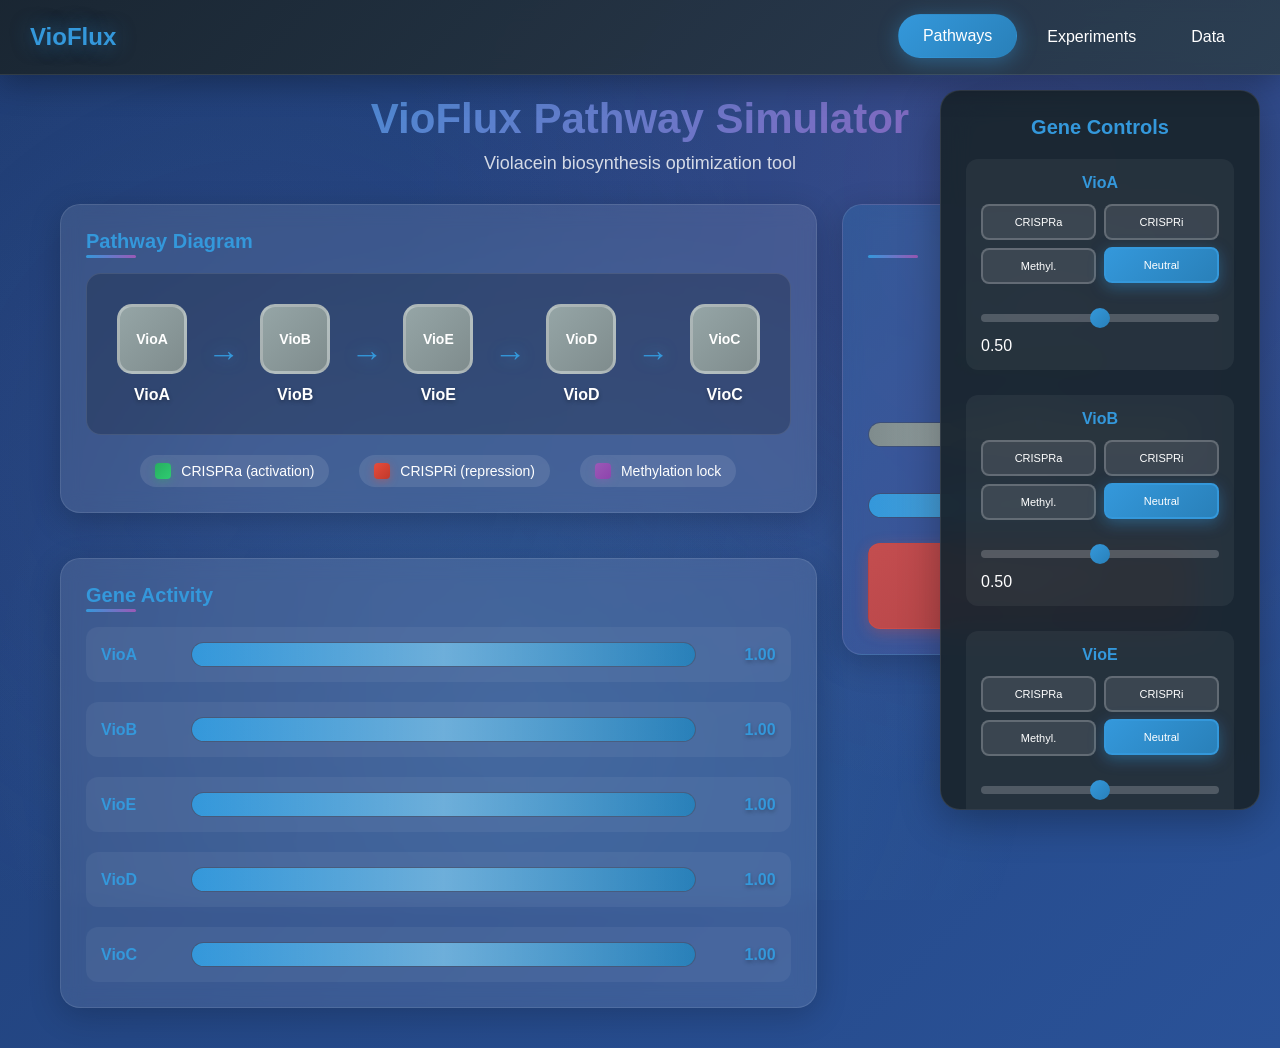
<file: docs/index.html>
<!DOCTYPE html>
<html lang="en">
<head>
    <meta charset="UTF-8">
    <meta name="viewport" content="width=device-width, initial-scale=1.0">
    <meta name="description" content="Interactive simulator for how CRISPRa, CRISPRi and methylation tuning of the violacein pathway (VioA–VioE) shifts flux and yield. 1st place, TurbioHacks Global Bio × AI Hackathon.">
    <title>VioFlux - Violacein Pathway Simulator</title>
    <style>

* {
    margin: 0;
    padding: 0;
    box-sizing: border-box;
}

body {
    font-family: 'Segoe UI', Tahoma, Geneva, Verdana, sans-serif;
    background: linear-gradient(135deg, #1e3c72 0%, #2a5298 100%);
    color: white;
    min-height: 100vh;
    position: relative;
    overflow-x: hidden;
}


body::before {
    content: '';
    position: fixed;
    top: 0;
    left: 0;
    width: 100%;
    height: 100%;
    background: radial-gradient(circle at 20% 50%, rgba(120, 119, 198, 0.1) 0%, transparent 50%),
                radial-gradient(circle at 80% 20%, rgba(255, 119, 198, 0.1) 0%, transparent 50%),
                radial-gradient(circle at 40% 80%, rgba(120, 219, 255, 0.1) 0%, transparent 50%);
    z-index: -1;
    animation: backgroundShift 20s ease-in-out infinite alternate;
}

@keyframes backgroundShift {
    0% { transform: translateX(-10px) translateY(-5px); }
    100% { transform: translateX(10px) translateY(5px); }
}


.navbar {
    background: linear-gradient(135deg, rgba(26, 37, 47, 0.95) 0%, rgba(44, 62, 80, 0.95) 100%);
    backdrop-filter: blur(10px);
    padding: 15px 30px;
    display: flex;
    align-items: center;
    box-shadow: 0 8px 32px rgba(0, 0, 0, 0.3);
    border-bottom: 1px solid rgba(255, 255, 255, 0.1);
    position: sticky;
    top: 0;
    z-index: 100;
}

.logo {
    display: flex;
    align-items: center;
    gap: 10px;
    font-size: 24px;
    font-weight: 700;
    color: #3498db;
    text-shadow: 0 0 20px rgba(52, 152, 219, 0.5);
}

.nav-links {
    margin-left: auto;
    display: flex;
    gap: 5px;
}

.nav-link {
    padding: 12px 24px;
    cursor: pointer;
    border-radius: 25px;
    transition: all 0.3s cubic-bezier(0.4, 0, 0.2, 1);
    position: relative;
    overflow: hidden;
    font-weight: 500;
    border: 1px solid transparent;
}

.nav-link::before {
    content: '';
    position: absolute;
    top: 0;
    left: -100%;
    width: 100%;
    height: 100%;
    background: linear-gradient(90deg, transparent, rgba(255, 255, 255, 0.1), transparent);
    transition: left 0.5s;
}

.nav-link:hover::before {
    left: 100%;
}

.nav-link:hover {
    background: rgba(255, 255, 255, 0.1);
    transform: translateY(-2px);
    box-shadow: 0 4px 15px rgba(0, 0, 0, 0.2);
    border-color: rgba(255, 255, 255, 0.2);
}

.nav-link.active {
    background: linear-gradient(135deg, #3498db, #2980b9);
    color: white;
    box-shadow: 0 4px 20px rgba(52, 152, 219, 0.4);
    transform: translateY(-1px);
}


.container {
    max-width: 1200px;
    margin: 0 auto;
    padding: 20px;
}

/* Tab system */
.tab-content {
    display: none;
    animation: fadeInUp 0.5s ease-out;
}

.tab-content.active {
    display: block;
}

@keyframes fadeInUp {
    from {
        opacity: 0;
        transform: translateY(20px);
    }
    to {
        opacity: 1;
        transform: translateY(0);
    }
}

.header {
    text-align: center;
    margin-bottom: 30px;
}

.title {
    font-size: 42px;
    font-weight: 700;
    background: linear-gradient(135deg, #3498db, #9b59b6);
    background-clip: text;
    -webkit-background-clip: text;
    -webkit-text-fill-color: transparent;
    margin-bottom: 10px;
    animation: titleFloat 4s ease-in-out infinite alternate;
}

@keyframes titleFloat {
    0% { transform: translateY(0px); }
    100% { transform: translateY(-5px); }
}

.subtitle {
    font-size: 18px;
    color: rgba(255, 255, 255, 0.8);
    font-weight: 300;
}

/* Cards */
.card {
    background: rgba(255, 255, 255, 0.1);
    backdrop-filter: blur(10px);
    border-radius: 20px;
    padding: 25px;
    margin-bottom: 20px;
    box-shadow: 0 8px 32px rgba(0, 0, 0, 0.2);
    border: 1px solid rgba(255, 255, 255, 0.1);
    transition: all 0.3s cubic-bezier(0.4, 0, 0.2, 1);
    position: relative;
    overflow: hidden;
}

.card::before {
    content: '';
    position: absolute;
    top: -50%;
    left: -50%;
    width: 200%;
    height: 200%;
    background: linear-gradient(45deg, transparent, rgba(255, 255, 255, 0.05), transparent);
    transform: rotate(45deg);
    transition: all 0.8s;
    opacity: 0;
}

.card:hover::before {
    opacity: 1;
    transform: rotate(45deg) translateX(100%);
}

.card:hover {
    transform: translateY(-8px);
    box-shadow: 0 20px 40px rgba(0, 0, 0, 0.3);
    border-color: rgba(255, 255, 255, 0.2);
}

.card h3 {
    color: #3498db;
    margin-bottom: 20px;
    font-size: 20px;
    font-weight: 600;
    position: relative;
}

.card h3::after {
    content: '';
    position: absolute;
    bottom: -5px;
    left: 0;
    width: 50px;
    height: 3px;
    background: linear-gradient(90deg, #3498db, #9b59b6);
    border-radius: 2px;
}

/* Main layout for pathways */
.main-content {
    display: grid;
    grid-template-columns: 2fr 1fr;
    gap: 25px;
}

.left-panel, .right-panel {
    display: flex;
    flex-direction: column;
    gap: 25px;
}

/* Pathway diagram */
.pathway-box {
    display: flex;
    align-items: center;
    justify-content: space-between;
    padding: 30px;
    background: rgba(0, 0, 0, 0.2);
    border-radius: 15px;
    margin-bottom: 20px;
    border: 1px solid rgba(255, 255, 255, 0.1);
}

.gene-node {
    display: flex;
    flex-direction: column;
    align-items: center;
    gap: 12px;
    cursor: pointer;
    transition: all 0.3s ease;
}

.gene-node:hover {
    transform: scale(1.05);
}

.gene-circle {
    width: 70px;
    height: 70px;
    border-radius: 15px;
    display: flex;
    align-items: center;
    justify-content: center;
    font-weight: bold;
    cursor: pointer;
    transition: all 0.3s cubic-bezier(0.4, 0, 0.2, 1);
    border: 3px solid transparent;
    position: relative;
    overflow: hidden;
    font-size: 14px;
}

.gene-circle::before {
    content: '';
    position: absolute;
    top: -50%;
    left: -50%;
    width: 200%;
    height: 200%;
    background: linear-gradient(45deg, transparent, rgba(255, 255, 255, 0.2), transparent);
    transition: transform 0.6s;
    transform: translateX(-100%) rotate(45deg);
}

.gene-circle:hover::before {
    transform: translateX(100%) rotate(45deg);
}

.gene-circle:hover {
    transform: scale(1.1) rotate(5deg);
    box-shadow: 0 10px 30px rgba(0, 0, 0, 0.3);
}

.gene-circle.neutral {
    background: linear-gradient(135deg, #95a5a6, #7f8c8d);
    border-color: rgba(255, 255, 255, 0.3);
}

.gene-circle.vpr-activation {
    background: linear-gradient(135deg, #27ae60, #2ecc71);
    border-color: #27ae60;
    box-shadow: 0 0 20px rgba(39, 174, 96, 0.4);
}

.gene-circle.krab-repression {
    background: linear-gradient(135deg, #e74c3c, #c0392b);
    border-color: #e74c3c;
    box-shadow: 0 0 20px rgba(231, 76, 60, 0.4);
}

.gene-circle.methylation-lock {
    background: linear-gradient(135deg, #9b59b6, #8e44ad);
    border-color: #9b59b6;
    box-shadow: 0 0 20px rgba(155, 89, 182, 0.4);
}

.gene-label {
    font-size: 16px;
    font-weight: 600;
    text-shadow: 0 2px 4px rgba(0, 0, 0, 0.3);
}

.pathway-arrow {
    font-size: 32px;
    color: #3498db;
    animation: arrowPulse 2s ease-in-out infinite;
    text-shadow: 0 0 15px rgba(52, 152, 219, 0.6);
    text-align: center;
}

@keyframes arrowPulse {
    0%, 100% { transform: scale(1); opacity: 0.7; }
    50% { transform: scale(1.1); opacity: 1; }
}

/* Legend */
.legend {
    display: flex;
    justify-content: center;
    gap: 30px;
    flex-wrap: wrap;
}

.legend-item {
    display: flex;
    align-items: center;
    gap: 10px;
    font-size: 14px;
    font-weight: 500;
    padding: 8px 15px;
    background: rgba(255, 255, 255, 0.1);
    border-radius: 20px;
    transition: all 0.3s ease;
}

.legend-item:hover {
    background: rgba(255, 255, 255, 0.2);
    transform: translateY(-2px);
}

.legend-dot {
    width: 16px;
    height: 16px;
    border-radius: 4px;
    box-shadow: 0 2px 8px rgba(0, 0, 0, 0.3);
}

.legend-dot.green { 
    background: linear-gradient(135deg, #27ae60, #2ecc71);
    box-shadow: 0 2px 8px rgba(39, 174, 96, 0.4);
}
.legend-dot.red { 
    background: linear-gradient(135deg, #e74c3c, #c0392b);
    box-shadow: 0 2px 8px rgba(231, 76, 60, 0.4);
}
.legend-dot.purple { 
    background: linear-gradient(135deg, #9b59b6, #8e44ad);
    box-shadow: 0 2px 8px rgba(155, 89, 182, 0.4);
}

/* Yield card */
.yield-card {
    text-align: center;
    background: linear-gradient(135deg, rgba(52, 152, 219, 0.2), rgba(155, 89, 182, 0.2));
}

.yield-number {
    font-size: 56px;
    font-weight: 700;
    background: linear-gradient(135deg, #3498db, #9b59b6);
    background-clip: text;
    -webkit-background-clip: text;
    -webkit-text-fill-color: transparent;
    margin-bottom: 10px;
    animation: yieldPulse 3s ease-in-out infinite;
}

@keyframes yieldPulse {
    0%, 100% { transform: scale(1); }
    50% { transform: scale(1.05); }
}

.yield-change {
    font-size: 20px;
    font-weight: 600;
    margin-bottom: 25px;
    text-shadow: 0 2px 4px rgba(0, 0, 0, 0.3);
}

.yield-bars {
    margin: 25px 0;
}

.bar-section {
    margin-bottom: 20px;
}

.bar-label {
    font-size: 16px;
    margin-bottom: 8px;
    color: rgba(255, 255, 255, 0.9);
    font-weight: 500;
}

.bar-container {
    height: 25px;
    background: rgba(0, 0, 0, 0.3);
    border-radius: 15px;
    overflow: hidden;
    border: 1px solid rgba(255, 255, 255, 0.1);
}

.bar-fill {
    height: 100%;
    transition: all 0.8s cubic-bezier(0.4, 0, 0.2, 1);
    position: relative;
}

.bar-fill::after {
    content: '';
    position: absolute;
    top: 0;
    left: 0;
    right: 0;
    bottom: 0;
    background: linear-gradient(90deg, transparent, rgba(255, 255, 255, 0.2), transparent);
    animation: shimmer 2s infinite;
}

@keyframes shimmer {
    0% { transform: translateX(-100%); }
    100% { transform: translateX(100%); }
}

.bar-fill.baseline {
    background: linear-gradient(90deg, #7f8c8d, #95a5a6);
}

.bar-fill.current {
    background: linear-gradient(90deg, #3498db, #2980b9);
}

.bottleneck-box {
    background: linear-gradient(135deg, rgba(231, 76, 60, 0.8), rgba(192, 57, 43, 0.8));
    padding: 20px;
    border-radius: 12px;
    margin-top: 25px;
    box-shadow: 0 4px 15px rgba(231, 76, 60, 0.3);
    border: 1px solid rgba(231, 76, 60, 0.3);
}

.bottleneck-box h4 {
    margin-bottom: 8px;
    font-weight: 600;
}

/* Sensitivity bars */
.sensitivity-list {
    display: flex;
    flex-direction: column;
    gap: 20px;
}

.sensitivity-item {
    display: flex;
    align-items: center;
    gap: 20px;
    padding: 15px;
    background: rgba(255, 255, 255, 0.05);
    border-radius: 12px;
    transition: all 0.3s ease;
}

.sensitivity-item:hover {
    background: rgba(255, 255, 255, 0.1);
    transform: translateX(5px);
}

.sensitivity-label {
    min-width: 70px;
    font-weight: 600;
    color: #3498db;
}

.sensitivity-bar {
    flex: 1;
    height: 25px;
    background: rgba(0, 0, 0, 0.3);
    border-radius: 15px;
    overflow: hidden;
    border: 1px solid rgba(255, 255, 255, 0.1);
}

.sensitivity-fill {
    height: 100%;
    background: linear-gradient(90deg, #3498db, #2980b9);
    transition: all 0.8s cubic-bezier(0.4, 0, 0.2, 1);
    position: relative;
}

.sensitivity-fill::after {
    content: '';
    position: absolute;
    top: 0;
    left: 0;
    right: 0;
    bottom: 0;
    background: linear-gradient(90deg, transparent, rgba(255, 255, 255, 0.3), transparent);
    animation: shimmer 3s infinite;
}

.sensitivity-value {
    min-width: 60px;
    text-align: right;
    font-weight: 600;
    color: #3498db;
    text-shadow: 0 2px 4px rgba(0, 0, 0, 0.3);
}

/* Controls panel */
.controls-panel {
    position: fixed;
    right: 20px;
    top: 50%;
    transform: translateY(-50%);
    background: rgba(26, 37, 47, 0.95);
    backdrop-filter: blur(15px);
    border-radius: 20px;
    padding: 25px;
    width: 320px;
    max-height: 80vh;
    overflow-y: auto;
    box-shadow: 0 10px 40px rgba(0, 0, 0, 0.3);
    border: 1px solid rgba(255, 255, 255, 0.1);
    animation: slideInRight 0.6s ease-out;
}

@keyframes slideInRight {
    from {
        opacity: 0;
        transform: translateY(-50%) translateX(100%);
    }
    to {
        opacity: 1;
        transform: translateY(-50%) translateX(0);
    }
}

.controls-panel h3 {
    color: #3498db;
    margin-bottom: 20px;
    font-size: 20px;
    font-weight: 600;
    text-align: center;
}

.control-group {
    margin-bottom: 25px;
    padding: 15px;
    background: rgba(255, 255, 255, 0.05);
    border-radius: 12px;
    transition: all 0.3s ease;
}

.control-group:hover {
    background: rgba(255, 255, 255, 0.08);
}

.control-label {
    display: block;
    margin-bottom: 12px;
    font-weight: 600;
    color: #3498db;
    text-align: center;
}

.control-buttons {
    display: grid;
    grid-template-columns: 1fr 1fr;
    gap: 8px;
    margin-bottom: 15px;
}

.control-btn {
    padding: 10px 8px;
    border: 2px solid rgba(255, 255, 255, 0.2);
    background: rgba(255, 255, 255, 0.1);
    color: white;
    border-radius: 8px;
    cursor: pointer;
    font-size: 11px;
    font-weight: 500;
    transition: all 0.3s cubic-bezier(0.4, 0, 0.2, 1);
    position: relative;
    overflow: hidden;
}

.control-btn::before {
    content: '';
    position: absolute;
    top: 0;
    left: -100%;
    width: 100%;
    height: 100%;
    background: linear-gradient(90deg, transparent, rgba(255, 255, 255, 0.1), transparent);
    transition: left 0.5s;
}

.control-btn:hover::before {
    left: 100%;
}

.control-btn:hover {
    background: rgba(255, 255, 255, 0.2);
    transform: translateY(-2px);
    box-shadow: 0 4px 15px rgba(0, 0, 0, 0.2);
}

.control-btn.active {
    background: linear-gradient(135deg, #3498db, #2980b9);
    border-color: #3498db;
    box-shadow: 0 4px 15px rgba(52, 152, 219, 0.4);
    transform: translateY(-1px);
}

.control-section {
    margin-bottom: 25px;
    padding: 15px;
    background: rgba(255, 255, 255, 0.05);
    border-radius: 12px;
}

.control-section label {
    display: block;
    margin-bottom: 12px;
    font-weight: 600;
    color: #3498db;
}

.slider {
    width: 100%;
    margin: 15px 0;
    height: 8px;
    border-radius: 4px;
    background: rgba(255, 255, 255, 0.2);
    outline: none;
    -webkit-appearance: none;
    appearance: none;
}

.slider::-webkit-slider-thumb {
    -webkit-appearance: none;
    appearance: none;
    width: 20px;
    height: 20px;
    border-radius: 50%;
    background: linear-gradient(135deg, #3498db, #2980b9);
    cursor: pointer;
    transition: all 0.3s ease;
}

.slider::-webkit-slider-thumb:hover {
    transform: scale(1.2);
}

.slider::-moz-range-thumb {
    width: 20px;
    height: 20px;
    border-radius: 50%;
    background: linear-gradient(135deg, #3498db, #2980b9);
    cursor: pointer;
    box-shadow: 0 2px 10px rgba(52, 152, 219, 0.4);
    border: none;
    transition: all 0.3s ease;
}

.slider::-moz-range-thumb:hover {
    transform: scale(1.2);
}

.reset-button {
    width: 100%;
    padding: 15px;
    background: linear-gradient(135deg, #e74c3c, #c0392b);
    color: white;
    border: none;
    border-radius: 12px;
    cursor: pointer;
    font-weight: 600;
    font-size: 16px;
    transition: all 0.3s cubic-bezier(0.4, 0, 0.2, 1);
}

.reset-button:hover {
    background: linear-gradient(135deg, #c0392b, #a93226);
    transform: translateY(-2px);
}

.reset-button:active {
    transform: translateY(0);
}

/* Experiments page */
.experiments-grid {
    display: grid;
    grid-template-columns: repeat(auto-fit, minmax(320px, 1fr));
    gap: 25px;
}

.run-button {
    padding: 12px 25px;
    background: linear-gradient(135deg, #3498db, #2980b9);
    color: white;
    border: none;
    border-radius: 25px;
    cursor: pointer;
    margin-bottom: 20px;
    font-weight: 600;
    font-size: 14px;
    transition: all 0.3s cubic-bezier(0.4, 0, 0.2, 1);
    box-shadow: 0 4px 15px rgba(52, 152, 219, 0.3);
}

.run-button:hover {
    background: linear-gradient(135deg, #2980b9, #21618c);
    transform: translateY(-2px);
    box-shadow: 0 6px 20px rgba(52, 152, 219, 0.4);
}

.results-box {
    max-height: 250px;
    overflow-y: auto;
    padding-right: 10px;
}

.results-box::-webkit-scrollbar {
    width: 6px;
}

.results-box::-webkit-scrollbar-track {
    background: rgba(255, 255, 255, 0.1);
    border-radius: 3px;
}

.results-box::-webkit-scrollbar-thumb {
    background: rgba(52, 152, 219, 0.6);
    border-radius: 3px;
}

.config-list {
    display: flex;
    flex-direction: column;
    gap: 12px;
}

.config-item {
    padding: 15px;
    border-radius: 12px;
    border-left: 4px solid;
    transition: all 0.3s ease;
    position: relative;
    overflow: hidden;
}

.config-item::before {
    content: '';
    position: absolute;
    top: 0;
    left: -100%;
    width: 100%;
    height: 100%;
    background: linear-gradient(90deg, transparent, rgba(255, 255, 255, 0.1), transparent);
    transition: left 0.6s;
}

.config-item:hover::before {
    left: 100%;
}

.config-item:hover {
    transform: translateX(5px);
    box-shadow: 0 4px 15px rgba(0, 0, 0, 0.2);
}

.config-item.good {
    background: rgba(39, 174, 96, 0.2);
    border-left-color: #27ae60;
    box-shadow: 0 2px 10px rgba(39, 174, 96, 0.1);
}

.config-item.ok {
    background: rgba(52, 152, 219, 0.2);
    border-left-color: #3498db;
    box-shadow: 0 2px 10px rgba(52, 152, 219, 0.1);
}

.config-item.bad {
    background: rgba(231, 76, 60, 0.2);
    border-left-color: #e74c3c;
    box-shadow: 0 2px 10px rgba(231, 76, 60, 0.1);
}

.param-effects {
    display: flex;
    flex-direction: column;
    gap: 12px;
}

.param-effects div {
    padding: 12px;
    background: rgba(255, 255, 255, 0.1);
    border-radius: 8px;
    transition: all 0.3s ease;
    border-left: 3px solid #3498db;
}

.param-effects div:hover {
    background: rgba(255, 255, 255, 0.15);
    transform: translateX(5px);
}

/* Data page */
.data-section {
    display: grid;
    grid-template-columns: 2fr 1fr;
    gap: 25px;
}

.data-table {
    width: 100%;
    border-collapse: collapse;
    border-radius: 12px;
    overflow: hidden;
    box-shadow: 0 4px 15px rgba(0, 0, 0, 0.1);
}

.data-table th,
.data-table td {
    padding: 15px;
    text-align: left;
    border-bottom: 1px solid rgba(255, 255, 255, 0.1);
    transition: all 0.3s ease;
}

.data-table th {
    background: rgba(52, 152, 219, 0.2);
    color: #3498db;
    font-weight: 600;
    text-transform: uppercase;
    font-size: 14px;
    letter-spacing: 1px;
}

.data-table tr:hover {
    background: rgba(255, 255, 255, 0.05);
}

.settings-grid {
    display: grid;
    grid-template-columns: 1fr;
    gap: 18px;
}

.setting-item {
    padding: 15px;
    background: rgba(255, 255, 255, 0.1);
    border-radius: 12px;
    transition: all 0.3s ease;
    border-left: 4px solid #3498db;
}

.setting-item:hover {
    background: rgba(255, 255, 255, 0.15);
    transform: translateX(5px);
    box-shadow: 0 4px 15px rgba(52, 152, 219, 0.2);
}

/* Mobile responsiveness */
@media (max-width: 1000px) {
    .controls-panel {
        position: static;
        transform: none;
        margin-top: 20px;
        width: 100%;
        animation: none;
    }
    
    .main-content {
        grid-template-columns: 1fr;
    }
    
    .data-section {
        grid-template-columns: 1fr;
    }
    
    .nav-links {
        gap: 2px;
    }
    
    .nav-link {
        padding: 8px 16px;
        font-size: 14px;
    }
}

@media (max-width: 600px) {
    .pathway-box {
        flex-direction: column;
        gap: 15px;
        padding: 20px;
        
    }
    
    .pathway-arrow {
        transform: rotate(90deg);
        margin: 10px 0;
    }
    
    .title {
        font-size: 28px;
    }
    
    .control-buttons {
        grid-template-columns: 1fr;
    }
    
    .gene-circle {
        width: 60px;
        height: 60px;
        font-size: 12px;
    }
    
    .yield-number {
        font-size: 42px;
    }
    
    .experiments-grid {
        grid-template-columns: 1fr;
    }
    
    .legend {
        gap: 15px;
    }
    
    .legend-item {
        font-size: 12px;
        padding: 6px 12px;
    }
}

/* Custom scrollbar for webkit browsers */
::-webkit-scrollbar {
    width: 8px;
}

::-webkit-scrollbar-track {
    background: rgba(255, 255, 255, 0.1);
    border-radius: 4px;
}

::-webkit-scrollbar-thumb {
    background: linear-gradient(135deg, #3498db, #2980b9);
    border-radius: 4px;
}

::-webkit-scrollbar-thumb:hover {
    background: linear-gradient(135deg, #2980b9, #21618c);
}

/* Loading animation for buttons */
@keyframes spin {
    0% { transform: rotate(0deg); }
    100% { transform: rotate(360deg); }
}

.loading::after {
    content: '';
    display: inline-block;
    width: 16px;
    height: 16px;
    margin-left: 8px;
    border: 2px solid transparent;
    border-top: 2px solid currentColor;
    border-radius: 50%;
    animation: spin 1s linear infinite;
}

/* Pulse animation for active elements */
.pulse {
    animation: pulse 2s infinite;
}

@keyframes pulse {
    0% {
        box-shadow: 0 0 0 0 rgba(52, 152, 219, 0.4);
    }
    70% {
        box-shadow: 0 0 0 15px rgba(52, 152, 219, 0);
    }
    100% {
        box-shadow: 0 0 0 0 rgba(52, 152, 219, 0);
    }
}

/* Improved focus states for accessibility */
button:focus,
.nav-link:focus,
.control-btn:focus,
.slider:focus {
    outline: 2px solid #3498db;
    outline-offset: 2px;
}

/* Smooth transitions for all interactive elements */
* {
    transition: transform 0.2s ease, box-shadow 0.2s ease, opacity 0.2s ease;
}

/* Enhanced glass morphism effect */
.glass {
    background: rgba(255, 255, 255, 0.1);
    backdrop-filter: blur(20px);
    border: 1px solid rgba(255, 255, 255, 0.2);
    box-shadow: 0 8px 32px rgba(0, 0, 0, 0.1);
}
    </style>
</head>
<body>
    <nav class="navbar">
        <div class="logo">
            VioFlux
        </div>
        <div class="nav-links">
            <div class="nav-link active" data-tab="pathways">Pathways</div>
            <div class="nav-link" data-tab="experiments">Experiments</div>
            <div class="nav-link" data-tab="data">Data</div>
        </div>
    </nav>

    <div class="container">
        <!-- Pathways Tab -->
        <div id="pathways" class="tab-content active">
            <div class="header">
                <h1 class="title">VioFlux Pathway Simulator</h1>
                <p class="subtitle">Violacein biosynthesis optimization tool</p>
            </div>

            <div class="main-content">
                <div class="left-panel">
                    <div class="card">
                        <h3>Pathway Diagram</h3>
                        <div class="pathway-box" id="pathwayContainer">
                            <!-- Populated by JS -->
                        </div>
                        <div class="legend">
                            <div class="legend-item">
                                <div class="legend-dot green"></div>
                                CRISPRa (activation)
                            </div>
                            <div class="legend-item">
                                <div class="legend-dot red"></div>
                                CRISPRi (repression)
                            </div>
                            <div class="legend-item">
                                <div class="legend-dot purple"></div>
                                Methylation lock
                            </div>
                        </div>
                    </div>

                    <div class="card">
                        <h3>Gene Activity</h3>
                        <div class="sensitivity-list" id="sensitivityBars">
                            <!-- Populated by JS -->
                        </div>
                    </div>
                </div>

                <div class="right-panel">
                    <div class="card yield-card">
                        <h3>Yield Results</h3>
                        <div class="yield-number" id="yieldValue">1.0x</div>
                        <div class="yield-change" id="yieldChange">+0%</div>
                        
                        <div class="yield-bars">
                            <div class="bar-section">
                                <div class="bar-label">Baseline</div>
                                <div class="bar-container">
                                    <div class="bar-fill baseline" style="width: 100%;"></div>
                                </div>
                            </div>
                            <div class="bar-section">
                                <div class="bar-label">Current</div>
                                <div class="bar-container">
                                    <div class="bar-fill current" id="currentYieldBar" style="width: 100%;"></div>
                                </div>
                            </div>
                        </div>
                        
                        <div class="bottleneck-box" id="bottleneckInfo">
                            <h4>Bottleneck Gene:</h4>
                            <p id="bottleneckGene">None</p>
                        </div>
                    </div>
                </div>
            </div>
        </div>

        <!-- Experiments Tab -->
        <div id="experiments" class="tab-content">
            <div class="header">
                <h1 class="title">Experiment Results</h1>
                <p class="subtitle">Previous runs and optimization data</p>
            </div>

            <div class="experiments-grid">
                <div class="card">
                    <h3>Quick Grid Search</h3>
                    <p style= "margin-bottom: 20px;">Test all combinations of OFF/MED/ON for each gene</p>
                    <button onclick="runGridSearch()" class="run-button">Run Grid Search</button>
                    <div id="gridResults" class="results-box"></div>
                </div>

                <div class="card">
                    <h3>Best Configurations</h3>
                    <p style="margin-bottom: 20px; color: rgba(255,255,255,0.7);">Run the grid search to find top configurations. Results will appear here.</p>
                    <div id="bestConfigsList" class="config-list"></div>
                </div>

                <div class="card">
                    <h3>Model Notes</h3>
                    <p style="margin-bottom: 20px;">Key constraints from the simulation model</p>
                    <div class="param-effects">
                        <div><strong>VioE is critical:</strong> activity &lt; 0.10 → hard zero (CPA diversion, no violacein)</div>
                        <div><strong>VioC shunt:</strong> if VioC is weak relative to pathway median, flux leaks to chromoviridans (up to 35%)</div>
                        <div><strong>Supply cap:</strong> limits max flux regardless of upstream activity</div>
                        <div><strong>Burden penalty:</strong> over-expressing all genes strains the proteome — balanced is better than maximal</div>
                        <div><strong>Imbalance penalty:</strong> large upstream activities relative to bottleneck cause metabolic buildup</div>
                    </div>
                </div>
            </div>
        </div>

        <!-- Data Tab -->
        <div id="data" class="tab-content">
            <div class="header">
                <h1 class="title">Pathway Data</h1>
                <p class="subtitle">Gene information and current settings</p>
            </div>

            <div class="data-section">
                <div class="card">
                    <h3>Gene Data</h3>
                    <table class="data-table">
                        <tr>
                            <th>Gene</th>
                            <th>Order</th>
                            <th>Baseline</th>
                            <th>Burden</th>
                        </tr>
                        <tbody id="pathwayDataTable">
                            <!-- Populated by JS -->
                        </tbody>
                    </table>
                </div>

                <div class="card">
                    <h3>Current Settings</h3>
                    <div class="settings-grid">
                        <div class="setting-item">
                            <strong>Supply Cap:</strong> <span id="currentSupplyCap">2.0</span>
                        </div>
                        <div class="setting-item">
                            <strong>Burden Factor:</strong> <span id="currentBurdenSensitivity">0.05</span>
                        </div>
                        <div class="setting-item">
                            <strong>Active Genes:</strong> <span id="activeGeneCount">0/5</span>
                        </div>
                        <div class="setting-item">
                            <strong>Current Yield:</strong> <span id="currentYield">1.0x</span>
                        </div>
                    </div>
                </div>
            </div>
        </div>
    </div>

    <!-- Controls Panel -->
    <div class="controls-panel">
        <h3>Gene Controls</h3>
        <div id="geneControls">
            <!-- Populated by JS -->
        </div>
        
        <div class="control-section">
            <label>Supply Cap</label>
            <input type="range" class="slider" id="supplyCap" min="0.5" max="3.0" step="0.1" value="2.0">
            <span id="supplyCapValue">2.0</span>
        </div>
        
        <div class="control-section">
            <label>Burden Sensitivity</label>
            <input type="range" class="slider" id="burdenSensitivity" min="0.0" max="0.15" step="0.01" value="0.05">
            <span id="burdenSensitivityValue">0.05</span>
        </div>

        <button onclick="resetAll()" class="reset-button">Reset All</button>
    </div>

    <script>
// ─── Data (mirrors violacein_pathway.tsv + epigenetic_modules.csv) ───

var pathwayData = [
    { gene: 'VioA', step_order: 1, baseline_k: 1.0, burden_w: 1.0 },
    { gene: 'VioB', step_order: 2, baseline_k: 1.0, burden_w: 1.0 },
    { gene: 'VioE', step_order: 3, baseline_k: 1.0, burden_w: 1.0 },
    { gene: 'VioD', step_order: 4, baseline_k: 1.0, burden_w: 1.0 },
    { gene: 'VioC', step_order: 5, baseline_k: 1.0, burden_w: 1.2 }
];

var MODULE_CONFIG = {
    'CRISPRa':     { type: 'activator', className: 'vpr-activation',   A_max: 6.0,  EC50: 0.5, h: 2.0,  leak: 0.0,  label: 'CRISPRa' },
    'CRISPRi':     { type: 'repressor', className: 'krab-repression',  min_fold: 0.10, EC50: 0.5, h: 2.0,  leak: 0.05, label: 'CRISPRi' },
    'Methylation': { type: 'binary',    className: 'methylation-lock', EC50: 0.5, h: 10.0, leak: 0.05, label: 'Methyl.' },
    'Neutral':     { type: 'neutral',   className: 'neutral',          label: 'Neutral' }
};
var MODULE_NAMES = Object.keys(MODULE_CONFIG);

var geneStates = {};
var baselineYield = 1.0;

// ─── sim_core.js (exact port of sim_core.py) ───

function hill(x, EC50, h) {
    x = Math.max(0.0, Math.min(1.0, x));
    var xh = Math.pow(x, h);
    return xh / (xh + Math.pow(EC50, h));
}

function foldChange(mod, level) {
    if (mod.type === 'activator') {
        return 1.0 + (mod.A_max - 1.0) * hill(level, mod.EC50, mod.h);
    }
    if (mod.type === 'repressor') {
        var floor = mod.min_fold + mod.leak;
        return floor + (1.0 - floor) / (1.0 + Math.pow(level / mod.EC50, mod.h));
    }
    if (mod.type === 'binary') {
        return level >= 0.5 ? 1.0 : mod.leak;
    }
    return 1.0;
}

function softmin(vals, p) {
    var sum = 0.0;
    for (var i = 0; i < vals.length; i++) sum += Math.pow(Math.max(1e-9, vals[i]), -p);
    return Math.pow(sum / vals.length, -1.0 / p);
}

function imbalancePenalty(a, Fcore, s, alpha) {
    var excess = 0.0;
    for (var i = 0; i < a.length; i++) excess += Math.max(0.0, a[i] / (Fcore + 1e-9) - s);
    return Math.exp(-alpha * excess);
}

function burdenPenalty(a, burdenW, gamma) {
    var phi = 0.0;
    for (var i = 0; i < a.length; i++) phi += burdenW[i] * a[i];
    return { phi: phi, penalty: 1.0 / (1.0 + gamma * Math.pow(phi - a.length, 2)) };
}

function violaceinRules(aMap) {
    var notes = [];
    if (aMap['VioE'] < 0.10) {
        notes.push('VioE < 0.10 \u2192 CPA diversion, no violacein.');
        return { leak: 0.0, hardZero: true, notes: notes };
    }
    var vals = Object.values(aMap).slice().sort(function(a, b) { return a - b; });
    var n = vals.length;
    var median = (n % 2 === 0) ? (vals[n/2-1] + vals[n/2]) / 2 : vals[Math.floor(n/2)];
    var rC = aMap['VioC'] / (median + 1e-9);
    var leak = Math.max(0.0, Math.min(0.5, 0.6 - Math.min(rC, 1.0))) * 0.7;
    if (leak > 0) notes.push('Low VioC \u2192 chromoviridans shunt risk.');
    return { leak: leak, hardZero: false, notes: notes };
}

function simulateYield(chosenModules, levels, supplyCap, gamma, pSoftmin) {
    supplyCap = supplyCap || 2.0; gamma = gamma || 0.05; pSoftmin = pSoftmin || 6.0;
    var s = 2.0, alpha = 0.15;

    var baselineK = pathwayData.map(function(g) { return g.baseline_k; });
    var burdenW   = pathwayData.map(function(g) { return g.burden_w; });

    var a = pathwayData.map(function(g, i) {
        return baselineK[i] * foldChange(MODULE_CONFIG[chosenModules[i]], levels[i]);
    });

    var Fcore = softmin(a, pSoftmin);
    var F = Math.min(Fcore, supplyCap);
    var P = imbalancePenalty(a, Fcore, s, alpha);
    var burd = burdenPenalty(a, burdenW, gamma);

    var aMap = {};
    pathwayData.forEach(function(g, i) { aMap[g.gene] = a[i]; });
    var rules = violaceinRules(aMap);

    var minA = Math.min.apply(null, a);
    var bottleneck = pathwayData[a.indexOf(minA)].gene;

    if (rules.hardZero) {
        return { yield: 0.0, Fcore: Fcore, F: 0.0, bottleneck: bottleneck, activities: a, notes: rules.notes };
    }
    var Y = F * P * (1.0 - rules.leak) * burd.penalty;
    return { yield: Y, Fcore: Fcore, F: F, bottleneck: bottleneck, activities: a,
             burden: burd, imbalancePenalty: P, notes: rules.notes };
}

// ─── UI ───

function initializeGenes() {
    pathwayData.forEach(function(g) { geneStates[g.gene] = { module: 'Neutral', level: 0.5 }; });
    var neutral = pathwayData.map(function() { return 'Neutral'; });
    var half    = pathwayData.map(function() { return 0.5; });
    baselineYield = simulateYield(neutral, half, 2.0, 0.05, 6.0).yield;
}

function setupTabs() {
    var navLinks = document.querySelectorAll('.nav-link');
    var tabContents = document.querySelectorAll('.tab-content');
    navLinks.forEach(function(link) {
        link.addEventListener('click', function(e) {
            var target = e.target.getAttribute('data-tab');
            navLinks.forEach(function(l) { l.classList.remove('active'); });
            tabContents.forEach(function(t) { t.classList.remove('active'); });
            e.target.classList.add('active');
            document.getElementById(target).classList.add('active');
        });
    });
}

function buildPathwayDiagram() {
    var container = document.getElementById('pathwayContainer');
    container.innerHTML = '';
    pathwayData.forEach(function(gene, i) {
        var node = document.createElement('div');
        node.className = 'gene-node';
        var circle = document.createElement('div');
        circle.className = 'gene-circle neutral';
        circle.textContent = gene.gene;
        circle.id = 'circle_' + gene.gene;
        circle.onclick = (function(g) { return function() { cycleGeneModule(g); }; })(gene.gene);
        var lbl = document.createElement('div');
        lbl.className = 'gene-label';
        lbl.textContent = gene.gene;
        node.appendChild(circle); node.appendChild(lbl);
        container.appendChild(node);
        if (i < pathwayData.length - 1) {
            var arrow = document.createElement('div');
            arrow.className = 'pathway-arrow'; arrow.textContent = '\u2192';
            container.appendChild(arrow);
        }
    });
}

function buildGeneControls() {
    var container = document.getElementById('geneControls');
    pathwayData.forEach(function(gene) {
        var group = document.createElement('div'); group.className = 'control-group';
        var lbl = document.createElement('label'); lbl.className = 'control-label'; lbl.textContent = gene.gene;
        var btns = document.createElement('div'); btns.className = 'control-buttons';
        MODULE_NAMES.forEach(function(mn) {
            var btn = document.createElement('button');
            btn.className = 'control-btn' + (mn === 'Neutral' ? ' active' : '');
            btn.textContent = MODULE_CONFIG[mn].label;
            btn.id = 'btn_' + gene.gene + '_' + mn;
            btn.onclick = (function(gn, m) { return function() { setGeneModule(gn, m); }; })(gene.gene, mn);
            btns.appendChild(btn);
        });
        var slider = document.createElement('input');
        slider.type = 'range'; slider.className = 'slider';
        slider.min = '0'; slider.max = '1'; slider.step = '0.05'; slider.value = '0.5';
        slider.oninput = (function(gn) { return function() { setGeneLevel(gn, parseFloat(this.value)); }; })(gene.gene);
        var val = document.createElement('span'); val.textContent = '0.50'; val.id = gene.gene + 'Level';
        group.appendChild(lbl); group.appendChild(btns); group.appendChild(slider); group.appendChild(val);
        container.appendChild(group);
    });
}

function buildSensitivityBars() {
    var container = document.getElementById('sensitivityBars');
    container.innerHTML = '';
    pathwayData.forEach(function(g) {
        var item = document.createElement('div'); item.className = 'sensitivity-item';
        var lbl = document.createElement('div'); lbl.className = 'sensitivity-label'; lbl.textContent = g.gene;
        var bar = document.createElement('div'); bar.className = 'sensitivity-bar';
        var fill = document.createElement('div'); fill.className = 'sensitivity-fill';
        fill.id = 'actbar_' + g.gene; fill.style.width = '100%';
        bar.appendChild(fill);
        var val = document.createElement('div'); val.className = 'sensitivity-value';
        val.id = 'actval_' + g.gene; val.textContent = '1.00';
        item.appendChild(lbl); item.appendChild(bar); item.appendChild(val);
        container.appendChild(item);
    });
}

function buildDataTable() {
    var tableBody = document.getElementById('pathwayDataTable');
    pathwayData.forEach(function(gene) {
        var row = document.createElement('tr');
        [gene.gene, gene.step_order, gene.baseline_k.toFixed(1), gene.burden_w.toFixed(1)].forEach(function(v, i) {
            var td = document.createElement('td'); td.textContent = v;
            if (i === 0) { td.style.fontWeight = 'bold'; td.style.color = '#3498db'; }
            row.appendChild(td);
        });
        tableBody.appendChild(row);
    });
}

function cycleGeneModule(geneName) {
    var idx = MODULE_NAMES.indexOf(geneStates[geneName].module);
    setGeneModule(geneName, MODULE_NAMES[(idx + 1) % MODULE_NAMES.length]);
}

function setGeneModule(geneName, moduleType) {
    geneStates[geneName].module = moduleType;
    var circle = document.getElementById('circle_' + geneName);
    if (circle) circle.className = 'gene-circle ' + MODULE_CONFIG[moduleType].className;
    MODULE_NAMES.forEach(function(mn) {
        var btn = document.getElementById('btn_' + geneName + '_' + mn);
        if (btn) btn.classList.toggle('active', mn === moduleType);
    });
    runSimulation();
}

function setGeneLevel(geneName, level) {
    geneStates[geneName].level = level;
    var disp = document.getElementById(geneName + 'Level');
    if (disp) disp.textContent = level.toFixed(2);
    runSimulation();
}

function getSimParams() {
    var mods = pathwayData.map(function(g) { return geneStates[g.gene].module; });
    var lvls = pathwayData.map(function(g) { return geneStates[g.gene].level; });
    var sc = parseFloat((document.getElementById('supplyCap') || {}).value) || 2.0;
    var gm = parseFloat((document.getElementById('burdenSensitivity') || {}).value) || 0.05;
    return { mods: mods, lvls: lvls, supplyCap: sc, gamma: gm };
}

function runSimulation() {
    var p = getSimParams();
    var out = simulateYield(p.mods, p.lvls, p.supplyCap, p.gamma, 6.0);
    var mult = baselineYield > 1e-9 ? out.yield / baselineYield : out.yield;

    var el;
    el = document.getElementById('yieldValue');
    if (el) el.textContent = mult.toFixed(2) + 'x';
    el = document.getElementById('yieldChange');
    if (el) {
        var pct = Math.round((mult - 1) * 100);
        el.textContent = (pct >= 0 ? '+' : '') + pct + '% vs baseline';
        el.style.color = pct >= 0 ? '#27ae60' : '#e74c3c';
    }
    el = document.getElementById('currentYieldBar');
    if (el) el.style.width = Math.max(5, Math.min(300, mult * 100)) + '%';
    el = document.getElementById('bottleneckGene');
    if (el) {
        var txt = out.bottleneck;
        if (out.notes && out.notes.length) txt += ' \u2014 ' + out.notes.join(' ');
        el.textContent = txt;
    }

    var maxA = Math.max.apply(null, out.activities.map(function(x) { return Math.max(1e-9, x); }));
    pathwayData.forEach(function(g, i) {
        var fill = document.getElementById('actbar_' + g.gene);
        var val  = document.getElementById('actval_' + g.gene);
        if (fill) fill.style.width = (out.activities[i] / maxA * 100) + '%';
        if (val)  val.textContent = out.activities[i].toFixed(2);
    });

    var activeGenes = pathwayData.filter(function(g) {
        return MODULE_CONFIG[geneStates[g.gene].module].type !== 'neutral';
    }).length;
    el = document.getElementById('activeGeneCount'); if (el) el.textContent = activeGenes + '/5';
    el = document.getElementById('currentSupplyCap'); if (el) el.textContent = p.supplyCap.toFixed(1);
    el = document.getElementById('currentBurdenSensitivity'); if (el) el.textContent = p.gamma.toFixed(2);
    el = document.getElementById('currentYield'); if (el) el.textContent = out.yield.toFixed(3);
}

function resetAll() {
    pathwayData.forEach(function(gene) {
        var g = gene.gene;
        geneStates[g] = { module: 'Neutral', level: 0.5 };
        var circle = document.getElementById('circle_' + g); if (circle) circle.className = 'gene-circle neutral';
        MODULE_NAMES.forEach(function(mn) {
            var btn = document.getElementById('btn_' + g + '_' + mn);
            if (btn) btn.classList.toggle('active', mn === 'Neutral');
        });
        var disp = document.getElementById(g + 'Level'); if (disp) disp.textContent = '0.50';
    });
    document.querySelectorAll('.slider').forEach(function(sl) {
        if (sl.id !== 'supplyCap' && sl.id !== 'burdenSensitivity') sl.value = 0.5;
    });
    runSimulation();
}

function runGridSearch() {
    var gridResults = document.getElementById('gridResults');
    if (!gridResults) return;
    gridResults.innerHTML = '<p style="color:#3498db;">Running 243-point grid (3 levels \u00d7 5 genes, CRISPRa)...</p>';
    setTimeout(function() {
        var p = getSimParams();
        var levels = [0.05, 0.5, 1.0];
        var results = [];
        for (var a=0;a<3;a++) for (var b=0;b<3;b++) for (var e=0;e<3;e++) for (var d=0;d<3;d++) for (var c=0;c<3;c++) {
            var lvls = [levels[a], levels[b], levels[e], levels[d], levels[c]];
            var mods = pathwayData.map(function() { return 'CRISPRa'; });
            var res = simulateYield(mods, lvls, p.supplyCap, p.gamma, 6.0);
            results.push({ VioA: levels[a], VioB: levels[b], VioE: levels[e], VioD: levels[d], VioC: levels[c],
                           yield: res.yield, bottleneck: res.bottleneck });
        }
        results.sort(function(a, b) { return b.yield - a.yield; });
        var top10 = results.slice(0, 10);
        var html = '<div style="max-height:250px;overflow-y:auto;">';
        top10.forEach(function(r, i) {
            var cls = i === 0 ? 'good' : i < 5 ? 'ok' : 'bad';
            html += '<div class="config-item ' + cls + '"><strong>#' + (i+1) + ':</strong> Y=' + r.yield.toFixed(3) + '<br>';
            html += '<small>A=' + r.VioA + ' B=' + r.VioB + ' E=' + r.VioE + ' D=' + r.VioD + ' C=' + r.VioC + '</small><br>';
            html += '<small>Bottleneck: ' + r.bottleneck + '</small></div>';
        });
        html += '</div>';
        gridResults.innerHTML = html;

        var best = top10[0];
        var bestList = document.getElementById('bestConfigsList');
        if (bestList && best) {
            bestList.innerHTML = top10.slice(0,5).map(function(r, i) {
                var cls = i === 0 ? 'good' : i < 3 ? 'ok' : 'bad';
                return '<div class="config-item ' + cls + '"><strong>#' + (i+1) + ':</strong> Y=' + r.yield.toFixed(3)
                    + '<br><small>A=' + r.VioA + ' B=' + r.VioB + ' E=' + r.VioE + ' D=' + r.VioD + ' C=' + r.VioC + '</small></div>';
            }).join('');
        }
    }, 50);
}

function setupGlobalControls() {
    var supplySlider = document.getElementById('supplyCap');
    var supplyValue  = document.getElementById('supplyCapValue');
    if (supplySlider && supplyValue) supplySlider.oninput = function() { supplyValue.textContent = this.value; runSimulation(); };
    var burdenSlider = document.getElementById('burdenSensitivity');
    var burdenValue  = document.getElementById('burdenSensitivityValue');
    if (burdenSlider && burdenValue) burdenSlider.oninput = function() { burdenValue.textContent = this.value; runSimulation(); };
}

document.addEventListener('DOMContentLoaded', function() {
    initializeGenes();
    setupTabs();
    buildPathwayDiagram();
    buildGeneControls();
    buildSensitivityBars();
    buildDataTable();
    setupGlobalControls();
    runSimulation();
});
    </script>
</body>
</html>
</file>
